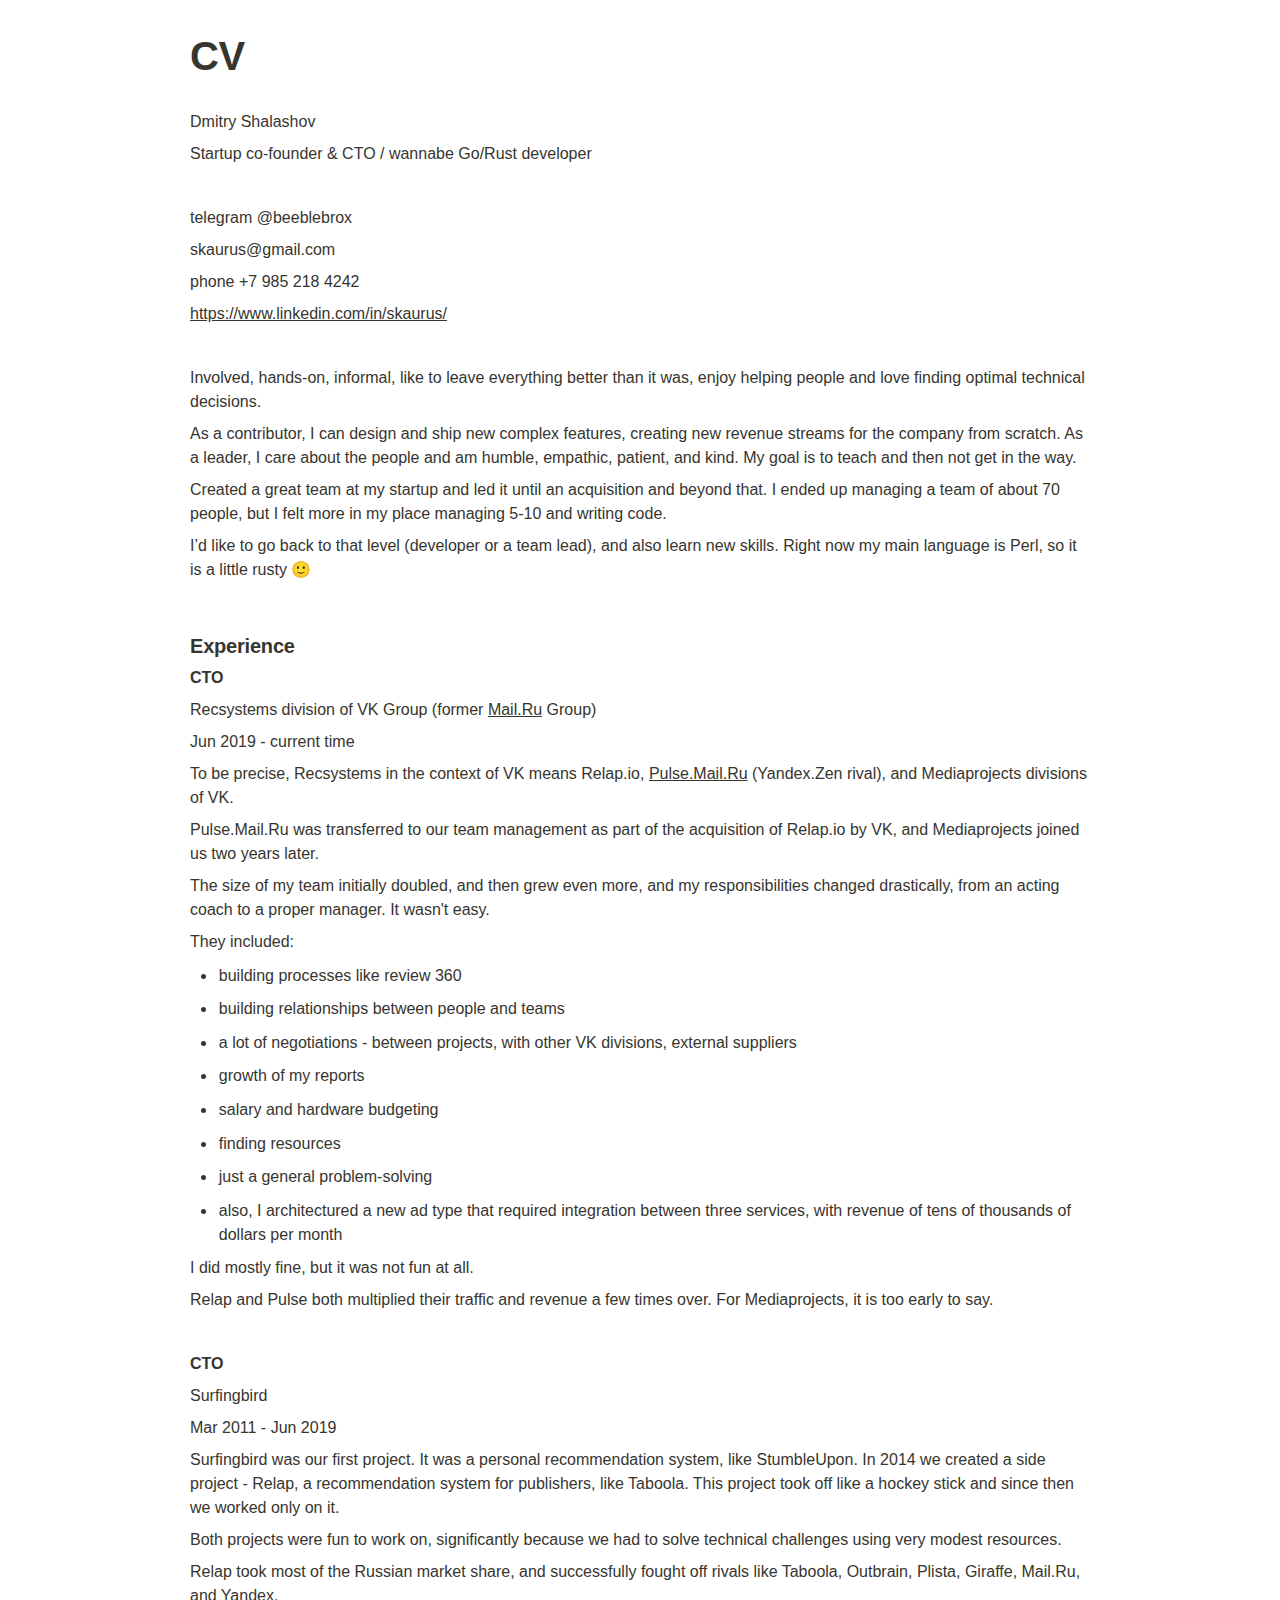
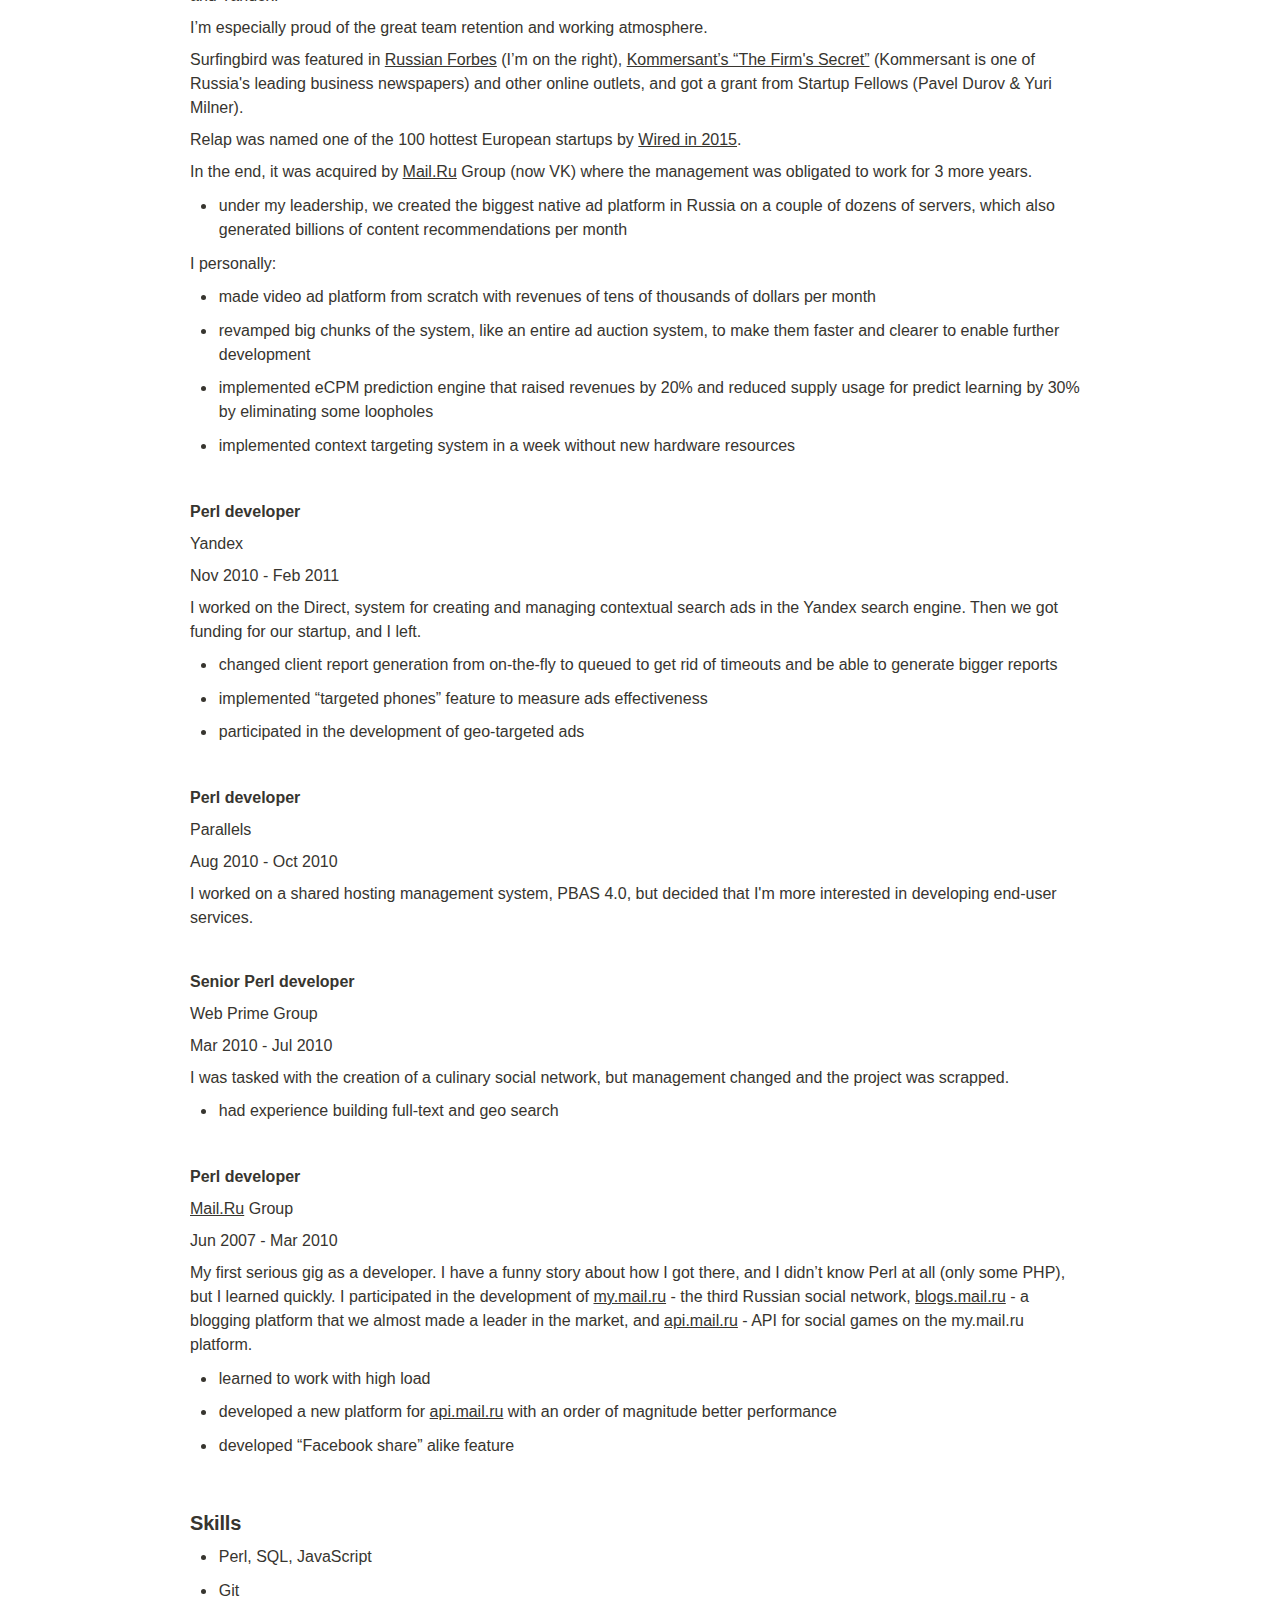
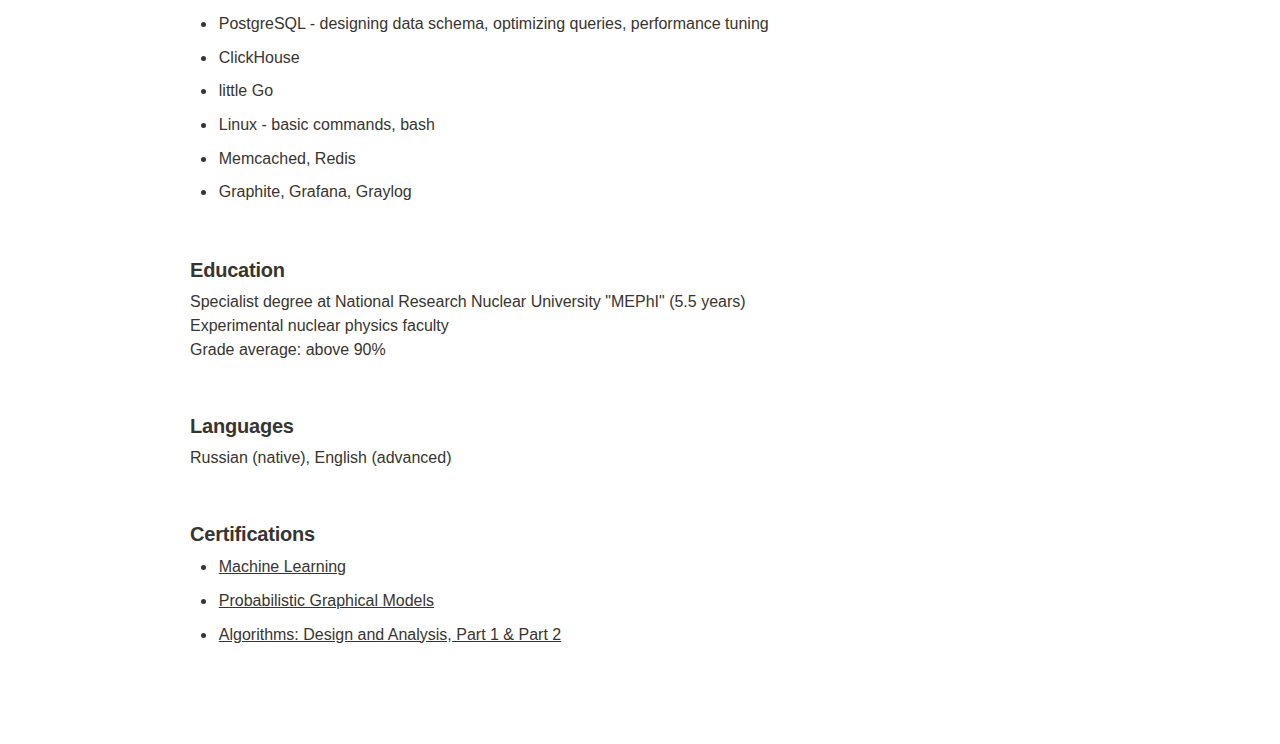
<file: static/cv.html>
<html><head><meta http-equiv="Content-Type" content="text/html; charset=utf-8"/><title>CV</title><style>
/* cspell:disable-file */
/* webkit printing magic: print all background colors */
html {
	-webkit-print-color-adjust: exact;
}
* {
	box-sizing: border-box;
	-webkit-print-color-adjust: exact;
}

html,
body {
	margin: 0;
	padding: 0;
}
@media only screen {
	body {
		margin: 2em auto;
		max-width: 900px;
		color: rgb(55, 53, 47);
	}
}

body {
	line-height: 1.5;
	white-space: pre-wrap;
}

a,
a.visited {
	color: inherit;
	text-decoration: underline;
}

.pdf-relative-link-path {
	font-size: 80%;
	color: #444;
}

h1,
h2,
h3 {
	letter-spacing: -0.01em;
	line-height: 1.2;
	font-weight: 600;
	margin-bottom: 0;
}

.page-title {
	font-size: 2.5rem;
	font-weight: 700;
	margin-top: 0;
	margin-bottom: 0.75em;
}

h1 {
	font-size: 1.875rem;
	margin-top: 1.875rem;
}

h2 {
	font-size: 1.5rem;
	margin-top: 1.5rem;
}

h3 {
	font-size: 1.25rem;
	margin-top: 1.25rem;
}

.source {
	border: 1px solid #ddd;
	border-radius: 3px;
	padding: 1.5em;
	word-break: break-all;
}

.callout {
	border-radius: 3px;
	padding: 1rem;
}

figure {
	margin: 1.25em 0;
	page-break-inside: avoid;
}

figcaption {
	opacity: 0.5;
	font-size: 85%;
	margin-top: 0.5em;
}

mark {
	background-color: transparent;
}

.indented {
	padding-left: 1.5em;
}

hr {
	background: transparent;
	display: block;
	width: 100%;
	height: 1px;
	visibility: visible;
	border: none;
	border-bottom: 1px solid rgba(55, 53, 47, 0.09);
}

img {
	max-width: 100%;
}

@media only print {
	img {
		max-height: 100vh;
		object-fit: contain;
	}
}

@page {
	margin: 1in;
}

.collection-content {
	font-size: 0.875rem;
}

.column-list {
	display: flex;
	justify-content: space-between;
}

.column {
	padding: 0 1em;
}

.column:first-child {
	padding-left: 0;
}

.column:last-child {
	padding-right: 0;
}

.table_of_contents-item {
	display: block;
	font-size: 0.875rem;
	line-height: 1.3;
	padding: 0.125rem;
}

.table_of_contents-indent-1 {
	margin-left: 1.5rem;
}

.table_of_contents-indent-2 {
	margin-left: 3rem;
}

.table_of_contents-indent-3 {
	margin-left: 4.5rem;
}

.table_of_contents-link {
	text-decoration: none;
	opacity: 0.7;
	border-bottom: 1px solid rgba(55, 53, 47, 0.18);
}

table,
th,
td {
	border: 1px solid rgba(55, 53, 47, 0.09);
	border-collapse: collapse;
}

table {
	border-left: none;
	border-right: none;
}

th,
td {
	font-weight: normal;
	padding: 0.25em 0.5em;
	line-height: 1.5;
	min-height: 1.5em;
	text-align: left;
}

th {
	color: rgba(55, 53, 47, 0.6);
}

ol,
ul {
	margin: 0;
	margin-block-start: 0.6em;
	margin-block-end: 0.6em;
}

li > ol:first-child,
li > ul:first-child {
	margin-block-start: 0.6em;
}

ul > li {
	list-style: disc;
}

ul.to-do-list {
	text-indent: -1.7em;
}

ul.to-do-list > li {
	list-style: none;
}

.to-do-children-checked {
	text-decoration: line-through;
	opacity: 0.375;
}

ul.toggle > li {
	list-style: none;
}

ul {
	padding-inline-start: 1.7em;
}

ul > li {
	padding-left: 0.1em;
}

ol {
	padding-inline-start: 1.6em;
}

ol > li {
	padding-left: 0.2em;
}

.mono ol {
	padding-inline-start: 2em;
}

.mono ol > li {
	text-indent: -0.4em;
}

.toggle {
	padding-inline-start: 0em;
	list-style-type: none;
}

/* Indent toggle children */
.toggle > li > details {
	padding-left: 1.7em;
}

.toggle > li > details > summary {
	margin-left: -1.1em;
}

.selected-value {
	display: inline-block;
	padding: 0 0.5em;
	background: rgba(206, 205, 202, 0.5);
	border-radius: 3px;
	margin-right: 0.5em;
	margin-top: 0.3em;
	margin-bottom: 0.3em;
	white-space: nowrap;
}

.collection-title {
	display: inline-block;
	margin-right: 1em;
}

.simple-table {
	margin-top: 1em;
	font-size: 0.875rem;
	empty-cells: show;
}
.simple-table td {
	height: 29px;
	min-width: 120px;
}

.simple-table th {
	height: 29px;
	min-width: 120px;
}

.simple-table-header-color {
	background: rgb(247, 246, 243);
	color: black;
}
.simple-table-header {
	font-weight: 500;
}

time {
	opacity: 0.5;
}

.icon {
	display: inline-block;
	max-width: 1.2em;
	max-height: 1.2em;
	text-decoration: none;
	vertical-align: text-bottom;
	margin-right: 0.5em;
}

img.icon {
	border-radius: 3px;
}

.user-icon {
	width: 1.5em;
	height: 1.5em;
	border-radius: 100%;
	margin-right: 0.5rem;
}

.user-icon-inner {
	font-size: 0.8em;
}

.text-icon {
	border: 1px solid #000;
	text-align: center;
}

.page-cover-image {
	display: block;
	object-fit: cover;
	width: 100%;
	max-height: 30vh;
}

.page-header-icon {
	font-size: 3rem;
	margin-bottom: 1rem;
}

.page-header-icon-with-cover {
	margin-top: -0.72em;
	margin-left: 0.07em;
}

.page-header-icon img {
	border-radius: 3px;
}

.link-to-page {
	margin: 1em 0;
	padding: 0;
	border: none;
	font-weight: 500;
}

p > .user {
	opacity: 0.5;
}

td > .user,
td > time {
	white-space: nowrap;
}

input[type="checkbox"] {
	transform: scale(1.5);
	margin-right: 0.6em;
	vertical-align: middle;
}

p {
	margin-top: 0.5em;
	margin-bottom: 0.5em;
}

.image {
	border: none;
	margin: 1.5em 0;
	padding: 0;
	border-radius: 0;
	text-align: center;
}

.code,
code {
	background: rgba(135, 131, 120, 0.15);
	border-radius: 3px;
	padding: 0.2em 0.4em;
	border-radius: 3px;
	font-size: 85%;
	tab-size: 2;
}

code {
	color: #eb5757;
}

.code {
	padding: 1.5em 1em;
}

.code-wrap {
	white-space: pre-wrap;
	word-break: break-all;
}

.code > code {
	background: none;
	padding: 0;
	font-size: 100%;
	color: inherit;
}

blockquote {
	font-size: 1.25em;
	margin: 1em 0;
	padding-left: 1em;
	border-left: 3px solid rgb(55, 53, 47);
}

.bookmark {
	text-decoration: none;
	max-height: 8em;
	padding: 0;
	display: flex;
	width: 100%;
	align-items: stretch;
}

.bookmark-title {
	font-size: 0.85em;
	overflow: hidden;
	text-overflow: ellipsis;
	height: 1.75em;
	white-space: nowrap;
}

.bookmark-text {
	display: flex;
	flex-direction: column;
}

.bookmark-info {
	flex: 4 1 180px;
	padding: 12px 14px 14px;
	display: flex;
	flex-direction: column;
	justify-content: space-between;
}

.bookmark-image {
	width: 33%;
	flex: 1 1 180px;
	display: block;
	position: relative;
	object-fit: cover;
	border-radius: 1px;
}

.bookmark-description {
	color: rgba(55, 53, 47, 0.6);
	font-size: 0.75em;
	overflow: hidden;
	max-height: 4.5em;
	word-break: break-word;
}

.bookmark-href {
	font-size: 0.75em;
	margin-top: 0.25em;
}

.sans { font-family: ui-sans-serif, -apple-system, BlinkMacSystemFont, "Segoe UI", Helvetica, "Apple Color Emoji", Arial, sans-serif, "Segoe UI Emoji", "Segoe UI Symbol"; }
.code { font-family: "SFMono-Regular", Menlo, Consolas, "PT Mono", "Liberation Mono", Courier, monospace; }
.serif { font-family: Lyon-Text, Georgia, ui-serif, serif; }
.mono { font-family: iawriter-mono, Nitti, Menlo, Courier, monospace; }
.pdf .sans { font-family: Inter, ui-sans-serif, -apple-system, BlinkMacSystemFont, "Segoe UI", Helvetica, "Apple Color Emoji", Arial, sans-serif, "Segoe UI Emoji", "Segoe UI Symbol", 'Twemoji', 'Noto Color Emoji', 'Noto Sans CJK JP'; }
.pdf:lang(zh-CN) .sans { font-family: Inter, ui-sans-serif, -apple-system, BlinkMacSystemFont, "Segoe UI", Helvetica, "Apple Color Emoji", Arial, sans-serif, "Segoe UI Emoji", "Segoe UI Symbol", 'Twemoji', 'Noto Color Emoji', 'Noto Sans CJK SC'; }
.pdf:lang(zh-TW) .sans { font-family: Inter, ui-sans-serif, -apple-system, BlinkMacSystemFont, "Segoe UI", Helvetica, "Apple Color Emoji", Arial, sans-serif, "Segoe UI Emoji", "Segoe UI Symbol", 'Twemoji', 'Noto Color Emoji', 'Noto Sans CJK TC'; }
.pdf:lang(ko-KR) .sans { font-family: Inter, ui-sans-serif, -apple-system, BlinkMacSystemFont, "Segoe UI", Helvetica, "Apple Color Emoji", Arial, sans-serif, "Segoe UI Emoji", "Segoe UI Symbol", 'Twemoji', 'Noto Color Emoji', 'Noto Sans CJK KR'; }
.pdf .code { font-family: Source Code Pro, "SFMono-Regular", Menlo, Consolas, "PT Mono", "Liberation Mono", Courier, monospace, 'Twemoji', 'Noto Color Emoji', 'Noto Sans Mono CJK JP'; }
.pdf:lang(zh-CN) .code { font-family: Source Code Pro, "SFMono-Regular", Menlo, Consolas, "PT Mono", "Liberation Mono", Courier, monospace, 'Twemoji', 'Noto Color Emoji', 'Noto Sans Mono CJK SC'; }
.pdf:lang(zh-TW) .code { font-family: Source Code Pro, "SFMono-Regular", Menlo, Consolas, "PT Mono", "Liberation Mono", Courier, monospace, 'Twemoji', 'Noto Color Emoji', 'Noto Sans Mono CJK TC'; }
.pdf:lang(ko-KR) .code { font-family: Source Code Pro, "SFMono-Regular", Menlo, Consolas, "PT Mono", "Liberation Mono", Courier, monospace, 'Twemoji', 'Noto Color Emoji', 'Noto Sans Mono CJK KR'; }
.pdf .serif { font-family: PT Serif, Lyon-Text, Georgia, ui-serif, serif, 'Twemoji', 'Noto Color Emoji', 'Noto Serif CJK JP'; }
.pdf:lang(zh-CN) .serif { font-family: PT Serif, Lyon-Text, Georgia, ui-serif, serif, 'Twemoji', 'Noto Color Emoji', 'Noto Serif CJK SC'; }
.pdf:lang(zh-TW) .serif { font-family: PT Serif, Lyon-Text, Georgia, ui-serif, serif, 'Twemoji', 'Noto Color Emoji', 'Noto Serif CJK TC'; }
.pdf:lang(ko-KR) .serif { font-family: PT Serif, Lyon-Text, Georgia, ui-serif, serif, 'Twemoji', 'Noto Color Emoji', 'Noto Serif CJK KR'; }
.pdf .mono { font-family: PT Mono, iawriter-mono, Nitti, Menlo, Courier, monospace, 'Twemoji', 'Noto Color Emoji', 'Noto Sans Mono CJK JP'; }
.pdf:lang(zh-CN) .mono { font-family: PT Mono, iawriter-mono, Nitti, Menlo, Courier, monospace, 'Twemoji', 'Noto Color Emoji', 'Noto Sans Mono CJK SC'; }
.pdf:lang(zh-TW) .mono { font-family: PT Mono, iawriter-mono, Nitti, Menlo, Courier, monospace, 'Twemoji', 'Noto Color Emoji', 'Noto Sans Mono CJK TC'; }
.pdf:lang(ko-KR) .mono { font-family: PT Mono, iawriter-mono, Nitti, Menlo, Courier, monospace, 'Twemoji', 'Noto Color Emoji', 'Noto Sans Mono CJK KR'; }
.highlight-default {
	color: rgba(55, 53, 47, 1);
}
.highlight-gray {
	color: rgba(120, 119, 116, 1);
	fill: rgba(120, 119, 116, 1);
}
.highlight-brown {
	color: rgba(159, 107, 83, 1);
	fill: rgba(159, 107, 83, 1);
}
.highlight-orange {
	color: rgba(217, 115, 13, 1);
	fill: rgba(217, 115, 13, 1);
}
.highlight-yellow {
	color: rgba(203, 145, 47, 1);
	fill: rgba(203, 145, 47, 1);
}
.highlight-teal {
	color: rgba(68, 131, 97, 1);
	fill: rgba(68, 131, 97, 1);
}
.highlight-blue {
	color: rgba(51, 126, 169, 1);
	fill: rgba(51, 126, 169, 1);
}
.highlight-purple {
	color: rgba(144, 101, 176, 1);
	fill: rgba(144, 101, 176, 1);
}
.highlight-pink {
	color: rgba(193, 76, 138, 1);
	fill: rgba(193, 76, 138, 1);
}
.highlight-red {
	color: rgba(212, 76, 71, 1);
	fill: rgba(212, 76, 71, 1);
}
.highlight-gray_background {
	background: rgba(241, 241, 239, 1);
}
.highlight-brown_background {
	background: rgba(244, 238, 238, 1);
}
.highlight-orange_background {
	background: rgba(251, 236, 221, 1);
}
.highlight-yellow_background {
	background: rgba(251, 243, 219, 1);
}
.highlight-teal_background {
	background: rgba(237, 243, 236, 1);
}
.highlight-blue_background {
	background: rgba(231, 243, 248, 1);
}
.highlight-purple_background {
	background: rgba(244, 240, 247, 0.8);
}
.highlight-pink_background {
	background: rgba(249, 238, 243, 0.8);
}
.highlight-red_background {
	background: rgba(253, 235, 236, 1);
}
.block-color-default {
	color: inherit;
	fill: inherit;
}
.block-color-gray {
	color: rgba(120, 119, 116, 1);
	fill: rgba(120, 119, 116, 1);
}
.block-color-brown {
	color: rgba(159, 107, 83, 1);
	fill: rgba(159, 107, 83, 1);
}
.block-color-orange {
	color: rgba(217, 115, 13, 1);
	fill: rgba(217, 115, 13, 1);
}
.block-color-yellow {
	color: rgba(203, 145, 47, 1);
	fill: rgba(203, 145, 47, 1);
}
.block-color-teal {
	color: rgba(68, 131, 97, 1);
	fill: rgba(68, 131, 97, 1);
}
.block-color-blue {
	color: rgba(51, 126, 169, 1);
	fill: rgba(51, 126, 169, 1);
}
.block-color-purple {
	color: rgba(144, 101, 176, 1);
	fill: rgba(144, 101, 176, 1);
}
.block-color-pink {
	color: rgba(193, 76, 138, 1);
	fill: rgba(193, 76, 138, 1);
}
.block-color-red {
	color: rgba(212, 76, 71, 1);
	fill: rgba(212, 76, 71, 1);
}
.block-color-gray_background {
	background: rgba(241, 241, 239, 1);
}
.block-color-brown_background {
	background: rgba(244, 238, 238, 1);
}
.block-color-orange_background {
	background: rgba(251, 236, 221, 1);
}
.block-color-yellow_background {
	background: rgba(251, 243, 219, 1);
}
.block-color-teal_background {
	background: rgba(237, 243, 236, 1);
}
.block-color-blue_background {
	background: rgba(231, 243, 248, 1);
}
.block-color-purple_background {
	background: rgba(244, 240, 247, 0.8);
}
.block-color-pink_background {
	background: rgba(249, 238, 243, 0.8);
}
.block-color-red_background {
	background: rgba(253, 235, 236, 1);
}
.select-value-color-pink { background-color: rgba(245, 224, 233, 1); }
.select-value-color-purple { background-color: rgba(232, 222, 238, 1); }
.select-value-color-green { background-color: rgba(219, 237, 219, 1); }
.select-value-color-gray { background-color: rgba(227, 226, 224, 1); }
.select-value-color-opaquegray { background-color: rgba(255, 255, 255, 0.0375); }
.select-value-color-orange { background-color: rgba(250, 222, 201, 1); }
.select-value-color-brown { background-color: rgba(238, 224, 218, 1); }
.select-value-color-red { background-color: rgba(255, 226, 221, 1); }
.select-value-color-yellow { background-color: rgba(253, 236, 200, 1); }
.select-value-color-blue { background-color: rgba(211, 229, 239, 1); }

.checkbox {
	display: inline-flex;
	vertical-align: text-bottom;
	width: 16;
	height: 16;
	background-size: 16px;
	margin-left: 2px;
	margin-right: 5px;
}

.checkbox-on {
	background-image: url("data:image/svg+xml;charset=UTF-8,%3Csvg%20width%3D%2216%22%20height%3D%2216%22%20viewBox%3D%220%200%2016%2016%22%20fill%3D%22none%22%20xmlns%3D%22http%3A%2F%2Fwww.w3.org%2F2000%2Fsvg%22%3E%0A%3Crect%20width%3D%2216%22%20height%3D%2216%22%20fill%3D%22%2358A9D7%22%2F%3E%0A%3Cpath%20d%3D%22M6.71429%2012.2852L14%204.9995L12.7143%203.71436L6.71429%209.71378L3.28571%206.2831L2%207.57092L6.71429%2012.2852Z%22%20fill%3D%22white%22%2F%3E%0A%3C%2Fsvg%3E");
}

.checkbox-off {
	background-image: url("data:image/svg+xml;charset=UTF-8,%3Csvg%20width%3D%2216%22%20height%3D%2216%22%20viewBox%3D%220%200%2016%2016%22%20fill%3D%22none%22%20xmlns%3D%22http%3A%2F%2Fwww.w3.org%2F2000%2Fsvg%22%3E%0A%3Crect%20x%3D%220.75%22%20y%3D%220.75%22%20width%3D%2214.5%22%20height%3D%2214.5%22%20fill%3D%22white%22%20stroke%3D%22%2336352F%22%20stroke-width%3D%221.5%22%2F%3E%0A%3C%2Fsvg%3E");
}
	
</style></head><body><article id="fe1357d6-725d-4651-96e2-95e07f78742f" class="page sans"><header><h1 class="page-title">CV</h1></header><div class="page-body"><p id="93b2a57a-b0cd-4484-976c-9615ca8ca884" class="">Dmitry Shalashov</p><p id="7d9c3315-4e69-45a4-84e9-1d0f22297cc5" class="">Startup co-founder &amp; CTO / wannabe Go/Rust developer</p><p id="e4fa3578-96a4-435f-b047-f4a5af54deea" class="">
</p><p id="3ab5dbe4-4e6b-4348-9375-792f92b9d0c7" class="">telegram @beeblebrox</p><p id="f79d9e84-61f0-498f-9d6e-b0e06b2ebd2f" class="">skaurus@gmail.com</p><p id="beafc470-9f2c-4353-b4bd-9c2aab70fa2c" class="">phone +7 985 218 4242</p><p id="ec4cd218-41e1-4a9b-8d41-3a9ad09298e3" class=""><a href="https://www.linkedin.com/in/skaurus/">https://www.linkedin.com/in/skaurus/</a></p><p id="f3b1bc1a-2d16-41f0-ac5d-a9bb1cec61b0" class="">
</p><p id="6aab079a-5164-4106-9dd0-c2db89f2e2a7" class="">Involved, hands-on, informal, like to leave everything better than it was, enjoy helping people and love finding optimal technical decisions.</p><p id="8f143fee-a001-4a6c-8641-406ca0e2248e" class="">As a contributor, I can design and ship new complex features, creating new revenue streams for the company from scratch. As a leader, I care about the people and am humble, empathic, patient, and kind. My goal is to teach and then not get in the way.</p><p id="bc0a0c62-7193-42f9-a681-baed082413da" class="">Created a great team at my startup and led it until an acquisition and beyond that. I ended up managing a team of about 70 people, but I felt more in my place managing 5-10 and writing code.</p><p id="cb1165b2-d7df-4103-af2f-fb65e90f52c3" class="">I’d like to go back to that level (developer or a team lead), and also learn new skills. Right now my main language is Perl, so it is a little rusty 🙂</p><p id="2aca74c3-dce7-48ed-bc55-75370136f4c0" class="">
</p><h3 id="3265ea66-7e09-4016-8bdc-d0656acb5380" class=""><strong>Experience</strong></h3><p id="59ce0733-4f93-41d7-92c2-39d12b971b0f" class=""><strong>CTO</strong></p><p id="9e283ee5-76be-4fc9-835e-96f57357af98" class="">Recsystems division of VK Group (former <a href="http://Mail.Ru">Mail.Ru</a> Group)</p><p id="214a6dfa-7279-4c5b-bc84-cf90e70ad2e9" class="">Jun 2019 - current time</p><p id="540ee55d-45b9-4b9b-91a6-f8e7091c362a" class="">To be precise, Recsystems in the context of VK means Relap.io, <a href="http://Pulse.Mail.Ru">Pulse.Mail.Ru</a> (Yandex.Zen rival), and Mediaprojects divisions of VK.</p><p id="4459c7ec-6480-4845-a259-72b51ca06aca" class="">Pulse.Mail.Ru was transferred to our team management as part of the acquisition of Relap.io by VK, and Mediaprojects joined us two years later.</p><p id="f84bb9f8-2595-480e-99dc-e6530016423b" class="">The size of my team initially doubled, and then grew even more, and my responsibilities changed drastically, from an acting coach to a proper manager. It wasn&#x27;t easy.</p><p id="cca077ad-2e53-4164-801a-13c6dd20896b" class="">They included:</p><ul id="decc6855-7a62-4622-9d88-02035850aea5" class="bulleted-list"><li style="list-style-type:disc">building processes like review 360</li></ul><ul id="cb0e22d6-be21-4e66-a20a-c27f23dd6af5" class="bulleted-list"><li style="list-style-type:disc">building relationships between people and teams</li></ul><ul id="e40d037f-1d0c-4745-9cee-5e183ff8ef0c" class="bulleted-list"><li style="list-style-type:disc">a lot of negotiations - between projects, with other VK divisions, external suppliers</li></ul><ul id="a77954cd-eaa1-483d-93ea-4d1e21731919" class="bulleted-list"><li style="list-style-type:disc">growth of my reports</li></ul><ul id="7d8a90ec-679b-4ba6-bd26-ffca5f630c29" class="bulleted-list"><li style="list-style-type:disc">salary and hardware budgeting</li></ul><ul id="90606e56-5e21-42bf-9e62-6b79d4a1a128" class="bulleted-list"><li style="list-style-type:disc">finding resources</li></ul><ul id="9b0a6b6f-e814-41f1-b9df-327d364c9b24" class="bulleted-list"><li style="list-style-type:disc">just a general problem-solving</li></ul><ul id="3b7c2548-b3a8-4ab7-8572-ea91cd5cd7ff" class="bulleted-list"><li style="list-style-type:disc">also, I architectured a new ad type that required integration between three services, with revenue of tens of thousands of dollars per month</li></ul><p id="283d294f-e33a-4cd4-96bb-70fc80a1ef43" class="">I did mostly fine, but it was not fun at all.</p><p id="784e15d2-b05f-4296-9447-266bb1da1d43" class="">Relap and Pulse both multiplied their traffic and revenue a few times over. For Mediaprojects, it is too early to say.</p><p id="21e3441d-d91c-442b-abfa-37165bd78166" class="">
</p><p id="819236d3-c87c-4156-a5f4-d8226452b136" class=""><strong>CTO</strong></p><p id="7584b7bd-a85b-4dfe-8fa0-68175beee9c6" class="">Surfingbird</p><p id="48926fe2-7687-4ba4-aded-ba06bb4854dd" class="">Mar 2011 - Jun 2019</p><p id="123a8bca-8e43-40fb-afb3-4203a94db3a5" class="">Surfingbird was our first project. It was a personal recommendation system, like StumbleUpon. In 2014 we created a side project - Relap, a recommendation system for publishers, like Taboola. This project took off like a hockey stick and since then we worked only on it.</p><p id="6a872b02-2592-4e5a-b0b7-e4f4168f03a9" class="">Both projects were fun to work on, significantly because we had to solve technical challenges using very modest resources.</p><p id="c2da8406-5c80-4ba1-af9b-4050b546723d" class="">Relap took most of the Russian market share, and successfully fought off rivals like Taboola, Outbrain, Plista, Giraffe, Mail.Ru, and Yandex.</p><p id="de014aae-9be0-426c-a07e-9cf95b80094e" class="">I’m especially proud of the great team retention and working atmosphere.</p><p id="549c2455-f585-446d-8685-036d2a0ce033" class="">Surfingbird was featured in <a href="https://www.forbes.ru/tehnologii/internet-i-svyaz/233917-kak-russkie-programmisty-prevratili-internet-serfing-v-razvlechen">Russian Forbes</a> (I’m on the right), <a href="https://www.kommersant.ru/doc/1816958">Kommersant’s “The Firm&#x27;s Secret”</a> (Kommersant is one of Russia&#x27;s leading business newspapers) and other online outlets, and got a grant from Startup Fellows (Pavel Durov &amp; Yuri Milner).</p><p id="c417050d-9140-4bf9-9419-872fcee6e366" class="">Relap was named one of the 100 hottest European startups by <a href="https://www.wired.co.uk/article/100-hottest-european-startups-2015-moscow">Wired in 2015</a>. </p><p id="a9ab828f-1339-4761-989e-df37e5c6fa04" class="">In the end, it was acquired by <a href="http://Mail.Ru">Mail.Ru</a> Group (now VK) where the management was obligated to work for 3 more years.</p><ul id="9cd0156a-0205-46f8-a14d-946f1e6aabfa" class="bulleted-list"><li style="list-style-type:disc">under my leadership, we created the biggest native ad platform in Russia on a couple of dozens of servers, which also generated billions of content recommendations per month</li></ul><p id="0c6ce8e5-0a49-4c7d-bba4-f98b75c08f90" class="">I personally:</p><ul id="2b20d881-5656-4b9e-8462-a86ca332bead" class="bulleted-list"><li style="list-style-type:disc">made video ad platform from scratch with revenues of tens of thousands of dollars per month</li></ul><ul id="26bee4a0-a520-4606-a79f-48b9565ecea6" class="bulleted-list"><li style="list-style-type:disc">revamped big chunks of the system, like an entire ad auction system, to make them faster and clearer to enable further development</li></ul><ul id="083a9ea1-0fa2-453e-a8fb-952aea0dbcd4" class="bulleted-list"><li style="list-style-type:disc">implemented eCPM prediction engine that raised revenues by 20% and reduced supply usage for predict learning by 30% by eliminating some loopholes</li></ul><ul id="785471cb-bbbe-49d6-be19-a73a873ed228" class="bulleted-list"><li style="list-style-type:disc">implemented context targeting system in a week without new hardware resources</li></ul><p id="6e33769d-ad7c-48ec-a6b6-7658b80ae70f" class="">
</p><p id="da33e4b9-01d5-482d-b18b-36720ba179b7" class=""><strong>Perl developer</strong></p><p id="cd66475a-06ab-4cca-a09f-619cf16047d8" class="">Yandex</p><p id="1e608633-118a-4d69-beeb-7245b960d8fe" class="">Nov 2010 - Feb 2011</p><p id="c72cd3e1-3756-4f64-8ad5-9d2f2280bda3" class="">I worked on the Direct, system for creating and managing contextual search ads in the Yandex search engine. Then we got funding for our startup, and I left.</p><ul id="e5b2a3d1-1f86-414b-86b7-b34c1e31da27" class="bulleted-list"><li style="list-style-type:disc">changed client report generation from on-the-fly to queued to get rid of timeouts and be able to generate bigger reports</li></ul><ul id="1cf319b5-d867-474c-b87f-530a671b4ef0" class="bulleted-list"><li style="list-style-type:disc">implemented “targeted phones” feature to measure ads effectiveness</li></ul><ul id="753a1589-40c4-4234-a9df-59f93d8c15c5" class="bulleted-list"><li style="list-style-type:disc">participated in the development of geo-targeted ads </li></ul><p id="5e5d1023-5f3f-476b-a43f-60a84ed790dd" class="">
</p><p id="9f343339-c69e-4729-ad62-568a655c9ca3" class=""><strong>Perl developer</strong></p><p id="4a382a59-f5b0-489f-a659-7525116a8729" class="">Parallels</p><p id="9fb34b19-a45d-4e42-9c30-de4e5f60d7fc" class="">Aug 2010 - Oct 2010</p><p id="3fd12737-0773-4767-a21e-058d0832a44f" class="">I worked on a shared hosting management system, PBAS 4.0, but decided that I&#x27;m more interested in developing end-user services.</p><p id="3817acef-dd6a-40d3-bf24-55026a98c2f1" class="">
</p><p id="2f0a39c3-2ddc-4aaf-a58d-f9efe3785c63" class=""><strong>Senior Perl developer</strong></p><p id="b07f2844-8f28-4932-9908-f443f6d15e90" class="">Web Prime Group</p><p id="14c86500-7422-48b6-b480-81d8ce6dfd92" class="">Mar 2010 - Jul 2010</p><p id="efd1b53c-488b-4c3d-8909-dd0670054a3a" class="">I was tasked with the creation of a culinary social network, but management changed and the project was scrapped.</p><ul id="83f5b023-19af-42b1-8003-ee2bcd6e5300" class="bulleted-list"><li style="list-style-type:disc">had experience building full-text and geo search</li></ul><p id="086e753a-0002-45f7-bb2d-8588e3de2486" class="">
</p><p id="80d7ba3c-89aa-4a14-8e0e-70cff35380b8" class=""><strong>Perl developer</strong></p><p id="03dc4bd0-9a27-4010-bfac-e98e5d767471" class=""><a href="http://Mail.Ru">Mail.Ru</a> Group</p><p id="1e48ce6a-b47d-4ba3-a080-e9307b847b9d" class="">Jun 2007 - Mar 2010</p><p id="2124fb56-8b9d-4d55-bc1d-d17506957e22" class="">My first serious gig as a developer. I have a funny story about how I got there, and I didn’t know Perl at all (only some PHP), but I learned quickly. I participated in the development of <a href="http://my.mail.ru">my.mail.ru</a> - the third Russian social network, <a href="http://blogs.mail.ru">blogs.mail.ru</a> - a blogging platform that we almost made a leader in the market, and <a href="http://api.mail.ru">api.mail.ru</a> - API for social games on the my.mail.ru platform.</p><ul id="5cc95283-8a57-4b0a-8c1a-9c64e8967f35" class="bulleted-list"><li style="list-style-type:disc">learned to work with high load</li></ul><ul id="816fa550-5ef8-44c2-b7b3-b74576d9f8f1" class="bulleted-list"><li style="list-style-type:disc">developed a new platform for <a href="http://api.mail.ru">api.mail.ru</a> with an order of magnitude better performance</li></ul><ul id="3d5b9ecf-9940-49c5-b7ea-4502894d773a" class="bulleted-list"><li style="list-style-type:disc">developed “Facebook share” alike feature</li></ul><p id="5aab66bc-dd50-49ee-9a26-037ea568b768" class="">
</p><h3 id="183aa7e6-98f6-486b-93d3-7a59ab647b11" class=""><strong>Skills</strong></h3><ul id="9d7bd195-92e0-4f08-af3d-f6217f020e92" class="bulleted-list"><li style="list-style-type:disc">Perl, SQL, JavaScript</li></ul><ul id="a7813f4b-a788-4dc7-8f3d-b8aebe029ac3" class="bulleted-list"><li style="list-style-type:disc">Git</li></ul><ul id="2c9f1cc9-3e10-4104-a399-3e2f81ab147b" class="bulleted-list"><li style="list-style-type:disc">PostgreSQL - designing data schema, optimizing queries, performance tuning</li></ul><ul id="40f2339e-ad30-4b53-ab55-eb3b3cb8edec" class="bulleted-list"><li style="list-style-type:disc">ClickHouse</li></ul><ul id="a0ec42ae-b6df-49ff-8345-96fd12d73f3c" class="bulleted-list"><li style="list-style-type:disc">little Go</li></ul><ul id="e2815ad4-624a-4ed6-a359-9a7424be5e9a" class="bulleted-list"><li style="list-style-type:disc">Linux - basic commands, bash</li></ul><ul id="8c04e279-d6c7-4b14-8d79-2b5301c6823c" class="bulleted-list"><li style="list-style-type:disc">Memcached, Redis</li></ul><ul id="277c902b-176e-40c3-9ae1-dd7ae853c658" class="bulleted-list"><li style="list-style-type:disc">Graphite, Grafana, Graylog</li></ul><p id="3c4dd798-4416-447c-9d86-ae8d2e2feb72" class="">
</p><h3 id="b7b99c00-8a83-4c81-b711-aa160b4a34e2" class="">Education</h3><p id="95597571-1273-4ba0-a86c-7648f7a698ba" class="">Specialist degree at National Research Nuclear University &quot;MEPhI&quot; (5.5 years)
Experimental nuclear physics faculty
Grade average: above 90%</p><p id="1615ed52-6af7-410c-8b63-36666eed1a05" class="">
</p><h3 id="e9260726-58fa-4351-97d7-b6c970cc82cb" class=""><strong>Languages</strong></h3><p id="6e8f0802-15e2-410d-8e5b-a6edcc2c7e85" class="">Russian (native), English (advanced)</p><p id="bb60b541-1769-4ee1-b3ee-56c807cf3fb0" class="">
</p><h3 id="6c06cf59-ef23-420a-8e19-523e4102d18e" class=""><strong>Certifications</strong></h3><ul id="f3aa4fd5-dc41-4608-be3c-14254d9c9da6" class="bulleted-list"><li style="list-style-type:disc"><a href="https://www.coursera.org/course/ml">Machine Learning</a></li></ul><ul id="a217f3fc-c165-4cbb-b366-35b44b7e0afc" class="bulleted-list"><li style="list-style-type:disc"><a href="https://www.coursera.org/course/pgm">Probabilistic Graphical Models</a></li></ul><ul id="70d7e995-d389-4d47-98a1-a9c9d32af81d" class="bulleted-list"><li style="list-style-type:disc"><a href="https://www.coursera.org/course/algo">Algorithms: Design and Analysis, Part 1 &amp; Part 2</a></li></ul><p id="e5bcc8af-c288-4dae-ad3a-7b02d5ccf5cb" class="">
</p><p id="74a3f405-7be8-4a05-bc39-342541f4f892" class="">
</p></div></article></body></html>
</file>
